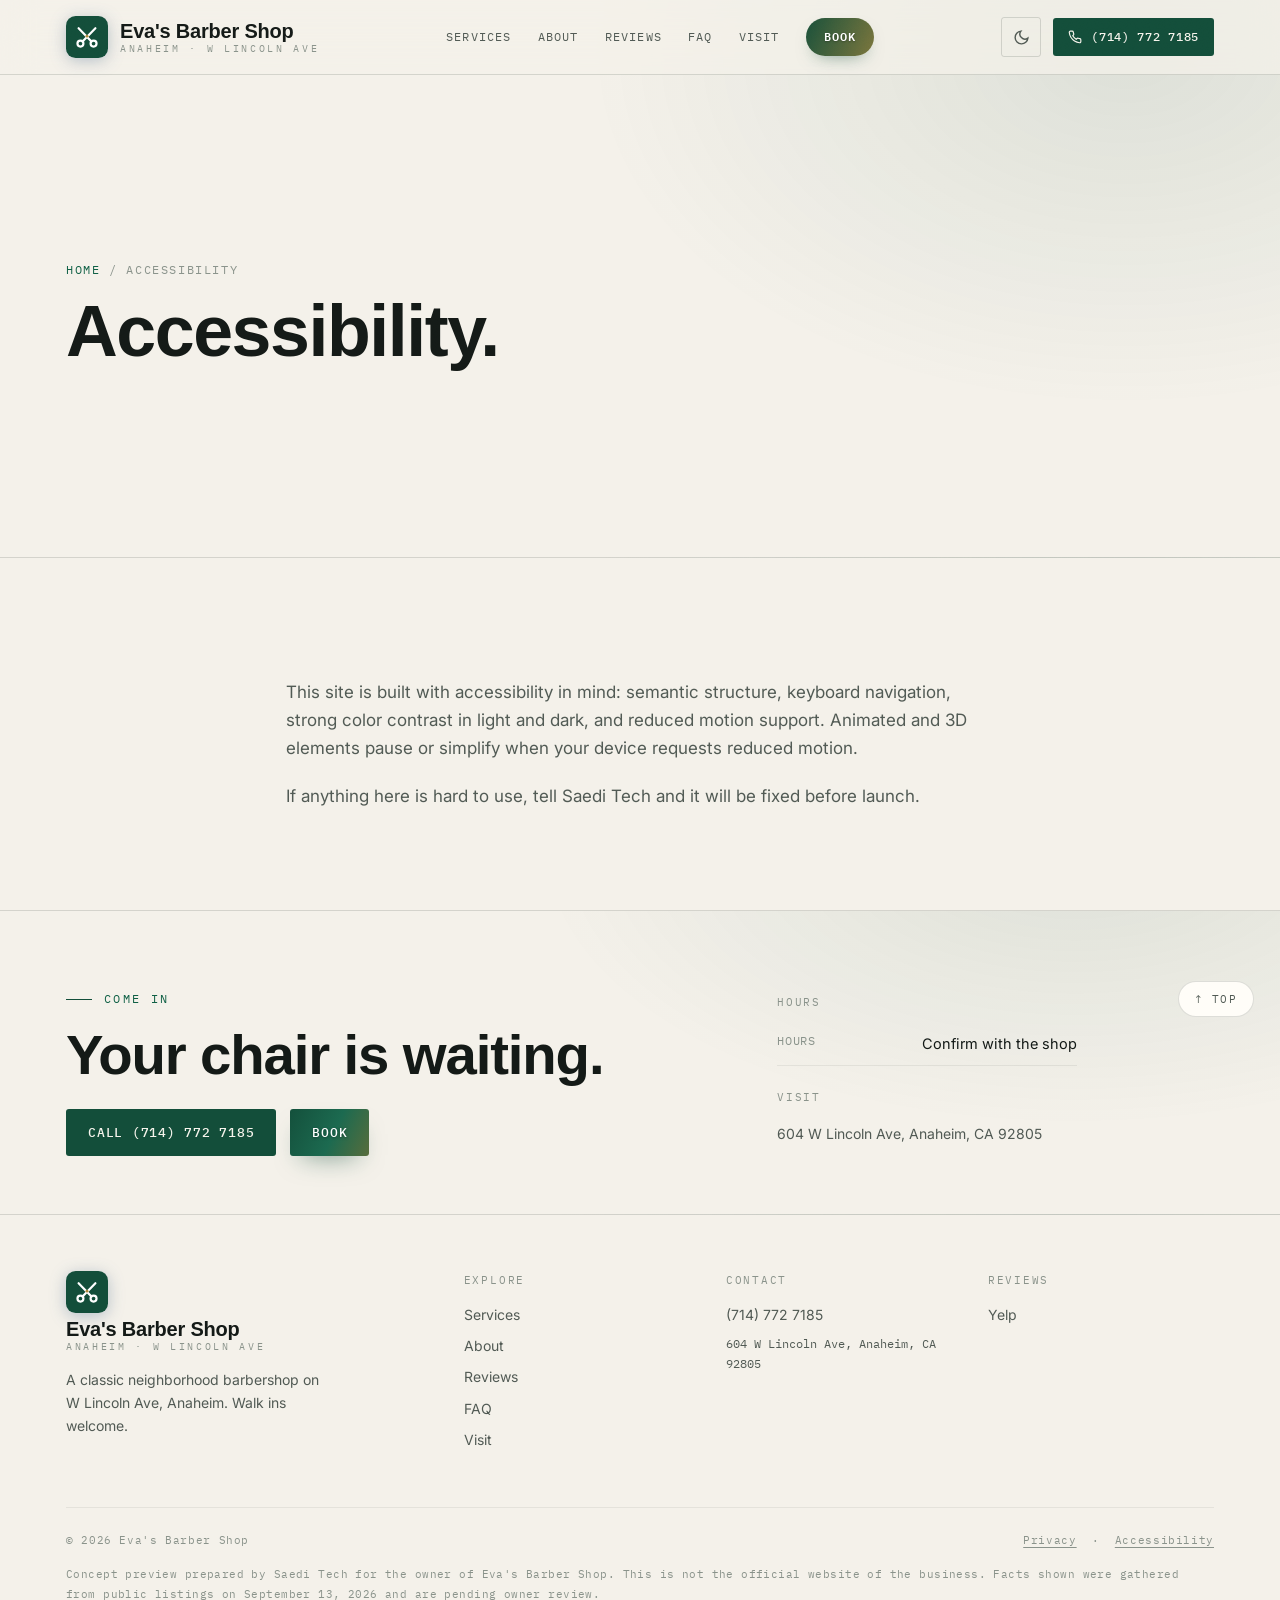
<file: accessibility.html>
<!doctype html>
<html lang="en">
<head>
<meta charset="utf-8" />
<meta name="viewport" content="width=device-width, initial-scale=1" />
<meta name="robots" content="noindex, nofollow" />
<title>Accessibility · Eva's Barber Shop</title>
<meta name="description" content="Accessibility statement for the Eva's Barber Shop website." />
<meta property="og:title" content="Accessibility · Eva's Barber Shop" /><meta property="og:type" content="website" />
<link rel="icon" href="data:image/svg+xml,%3Csvg xmlns='http://www.w3.org/2000/svg' viewBox='0 0 48 48'%3E%3Crect width='48' height='48' rx='11' fill='%23134e3a'/%3E%3Cg fill='none' stroke='%23fff' stroke-width='2.5' stroke-linecap='round' stroke-linejoin='round'%3E%3Ccircle cx='16.5' cy='31.5' r='3.4'/%3E%3Ccircle cx='31.5' cy='31.5' r='3.4'/%3E%3Cpath d='M18.9 29.1 33.6 14'/%3E%3Cpath d='M29.1 29.1 14.4 14'/%3E%3C/g%3E%3Ccircle cx='24' cy='23' r='1.7' fill='%23b08a3e'/%3E%3C/svg%3E">
<link rel="preconnect" href="https://fonts.googleapis.com"><link rel="preconnect" href="https://fonts.gstatic.com" crossorigin>
<link href="https://fonts.googleapis.com/css2?family=Oswald:wght@500;600;700&family=Inter:wght@400;500;600&family=IBM+Plex+Mono:wght@400;500&display=swap" rel="stylesheet">
<link rel="stylesheet" href="assets/site.css">
<script type="importmap">{ "imports": { "three": "https://unpkg.com/three@0.160.0/build/three.module.js", "three/": "https://unpkg.com/three@0.160.0/" } }</script>

</head>
<body>
<a class="skip" href="#main">Skip to content</a>
<header class="sitehead" id="sitehead">
<nav class="top" aria-label="Main">
  <div class="wrap navin">
    <a class="logo" href="index.html" aria-label="Eva's Barber Shop, home"><svg class="emblem" viewBox="0 0 48 48" aria-hidden="true"><rect width="48" height="48" rx="11" fill="var(--indigo)"/><g fill='none' stroke='#fff' stroke-width='2.5' stroke-linecap='round' stroke-linejoin='round'><circle cx='16.5' cy='31.5' r='3.4'/><circle cx='31.5' cy='31.5' r='3.4'/><path d='M18.9 29.1 33.6 14'/><path d='M29.1 29.1 14.4 14'/></g><circle cx='24' cy='23' r='1.7' fill='var(--shu)'/></svg><span class="wm"><span class="n">Eva's Barber Shop</span><span class="s">Anaheim · W Lincoln Ave</span></span></a>
    <div class="navlinks"><a href="services.html">Services</a><a href="about.html">About</a><a href="reviews.html">Reviews</a><a href="faq.html">FAQ</a><a href="visit.html">Visit</a><a href="index.html#book">Book</a></div>
    <div class="navright">
      <button class="tgl" id="themeTgl" aria-label="Switch between day and night theme" aria-pressed="false"><svg id="icMoon" viewBox="0 0 24 24" fill="none" stroke="currentColor" stroke-width="2" stroke-linecap="round"><path d="M21 12.8A9 9 0 1 1 11.2 3a7 7 0 0 0 9.8 9.8z"/></svg><svg id="icSun" viewBox="0 0 24 24" fill="none" stroke="currentColor" stroke-width="2" stroke-linecap="round" style="display:none"><circle cx="12" cy="12" r="4"/><path d="M12 2v2M12 20v2M4.9 4.9l1.4 1.4M17.7 17.7l1.4 1.4M2 12h2M20 12h2M4.9 19.1l1.4-1.4M17.7 6.3l1.4-1.4"/></svg></button>
      <a class="btn btn-fill btn-sm" href="tel:+17147727185"><svg width="14" height="14" viewBox="0 0 24 24" fill="none" stroke="currentColor" stroke-width="2" stroke-linecap="round" aria-hidden="true"><path d="M22 16.9v3a2 2 0 0 1-2.2 2 19.8 19.8 0 0 1-8.6-3 19.5 19.5 0 0 1-6-6 19.8 19.8 0 0 1-3-8.7A2 2 0 0 1 4.1 2h3a2 2 0 0 1 2 1.7c.13 1 .36 1.9.7 2.8a2 2 0 0 1-.45 2.1L8.1 9.9a16 16 0 0 0 6 6l1.3-1.3a2 2 0 0 1 2.1-.45c.9.34 1.8.57 2.8.7A2 2 0 0 1 22 16.9z"/></svg><span class="lbl">(714) 772 7185</span></a>
      <button class="burger" id="burger" aria-label="Open menu"><svg viewBox="0 0 24 24" fill="none" stroke="currentColor" stroke-width="2" stroke-linecap="round"><path d="M3 6h18M3 12h18M3 18h18"/></svg></button>
    </div>
  </div>
</nav>
</header>
<div class="mmenu" id="mmenu" aria-label="Menu">
  <button class="mclose" id="mclose" aria-label="Close menu">✕</button>
  <a href="services.html">Services</a><a href="about.html">About</a><a href="reviews.html">Reviews</a><a href="faq.html">FAQ</a><a href="visit.html">Visit</a><a href="tel:+17147727185">Call the shop</a>
</div>
<header class="page-hero"><div class="wrap"><p class="crumb"><a href="index.html">Home</a> / Accessibility</p><h1 class="ph">Accessibility.</h1><p class="pl"></p></div></header><main id="main"><section><div class="wrap narrow prose"><p class="up">This site is built with accessibility in mind: semantic structure, keyboard navigation, strong color contrast in light and dark, and reduced motion support. Animated and 3D elements pause or simplify when your device requests reduced motion.</p><p class="up">If anything here is hard to use, tell Saedi Tech and it will be fixed before launch.</p></div></section></main><footer>
  <button class="backtop" id="backtop" aria-label="Back to top">↑ Top</button>
  <div class="foot-hero"><div class="wrap"><div class="foot-top">
    <div class="foot-cta"><p class="kick">Come in</p><h2>Your chair is waiting.</h2><div class="cta"><a class="btn btn-fill" href="tel:+17147727185">Call (714) 772 7185</a><a class="btn btn-book" href="index.html#book">Book</a></div></div>
    <div class="foot-hours"><p class="ft">Hours</p><div class="hrow"><span>Hours</span><span>Confirm with the shop</span></div><p class="ft" style="margin-top:22px">Visit</p><p class="addr">604 W Lincoln Ave, Anaheim, CA 92805</p></div>
  </div></div></div>
  <div class="wrap foot-main">
    <div class="fgrid">
      <div class="fbrand"><a class="logo" href="index.html" aria-label="Eva's Barber Shop, home"><svg class="emblem" viewBox="0 0 48 48" aria-hidden="true"><rect width="48" height="48" rx="11" fill="var(--indigo)"/><g fill='none' stroke='#fff' stroke-width='2.5' stroke-linecap='round' stroke-linejoin='round'><circle cx='16.5' cy='31.5' r='3.4'/><circle cx='31.5' cy='31.5' r='3.4'/><path d='M18.9 29.1 33.6 14'/><path d='M29.1 29.1 14.4 14'/></g><circle cx='24' cy='23' r='1.7' fill='var(--shu)'/></svg><span class="wm"><span class="n">Eva's Barber Shop</span><span class="s">Anaheim · W Lincoln Ave</span></span></a><p>A classic neighborhood barbershop on W Lincoln Ave, Anaheim. Walk ins welcome.</p></div>
      <div class="fcol"><p class="ft">Explore</p><a href="services.html">Services</a><a href="about.html">About</a><a href="reviews.html">Reviews</a><a href="faq.html">FAQ</a><a href="visit.html">Visit</a></div>
      <div class="fcol"><p class="ft">Contact</p><a href="tel:+17147727185">(714) 772 7185</a><p class="mono" style="font-size:12px">604 W Lincoln Ave, Anaheim, CA 92805</p></div>
      <div class="fcol"><p class="ft">Reviews</p><a href="https://www.yelp.com/biz/evas-barber-shop-anaheim" target="_blank" rel="noopener">Yelp</a></div>
    </div>
    <div class="legal"><span>© 2026 Eva's Barber Shop</span><span><a href="privacy.html">Privacy</a> &nbsp;·&nbsp; <a href="accessibility.html">Accessibility</a></span></div>
    <p class="preview-note">Concept preview prepared by Saedi Tech for the owner of Eva's Barber Shop. This is not the official website of the business. Facts shown were gathered from public listings on September 13, 2026 and are pending owner review.</p>
  </div>
</footer>
<div class="callbar" role="navigation" aria-label="Quick actions">
  <a class="c1" href="tel:+17147727185"><svg width="14" height="14" viewBox="0 0 24 24" fill="none" stroke="currentColor" stroke-width="2" stroke-linecap="round" aria-hidden="true"><path d="M22 16.9v3a2 2 0 0 1-2.2 2 19.8 19.8 0 0 1-8.6-3 19.5 19.5 0 0 1-6-6 19.8 19.8 0 0 1-3-8.7A2 2 0 0 1 4.1 2h3a2 2 0 0 1 2 1.7c.13 1 .36 1.9.7 2.8a2 2 0 0 1-.45 2.1L8.1 9.9a16 16 0 0 0 6 6l1.3-1.3a2 2 0 0 1 2.1-.45c.9.34 1.8.57 2.8.7A2 2 0 0 1 22 16.9z"/></svg>Call the shop</a>
  <a class="c2" href="visit.html">Directions</a>
</div>
<script src="assets/app.js" defer></script>
</body>
</html>
</file>
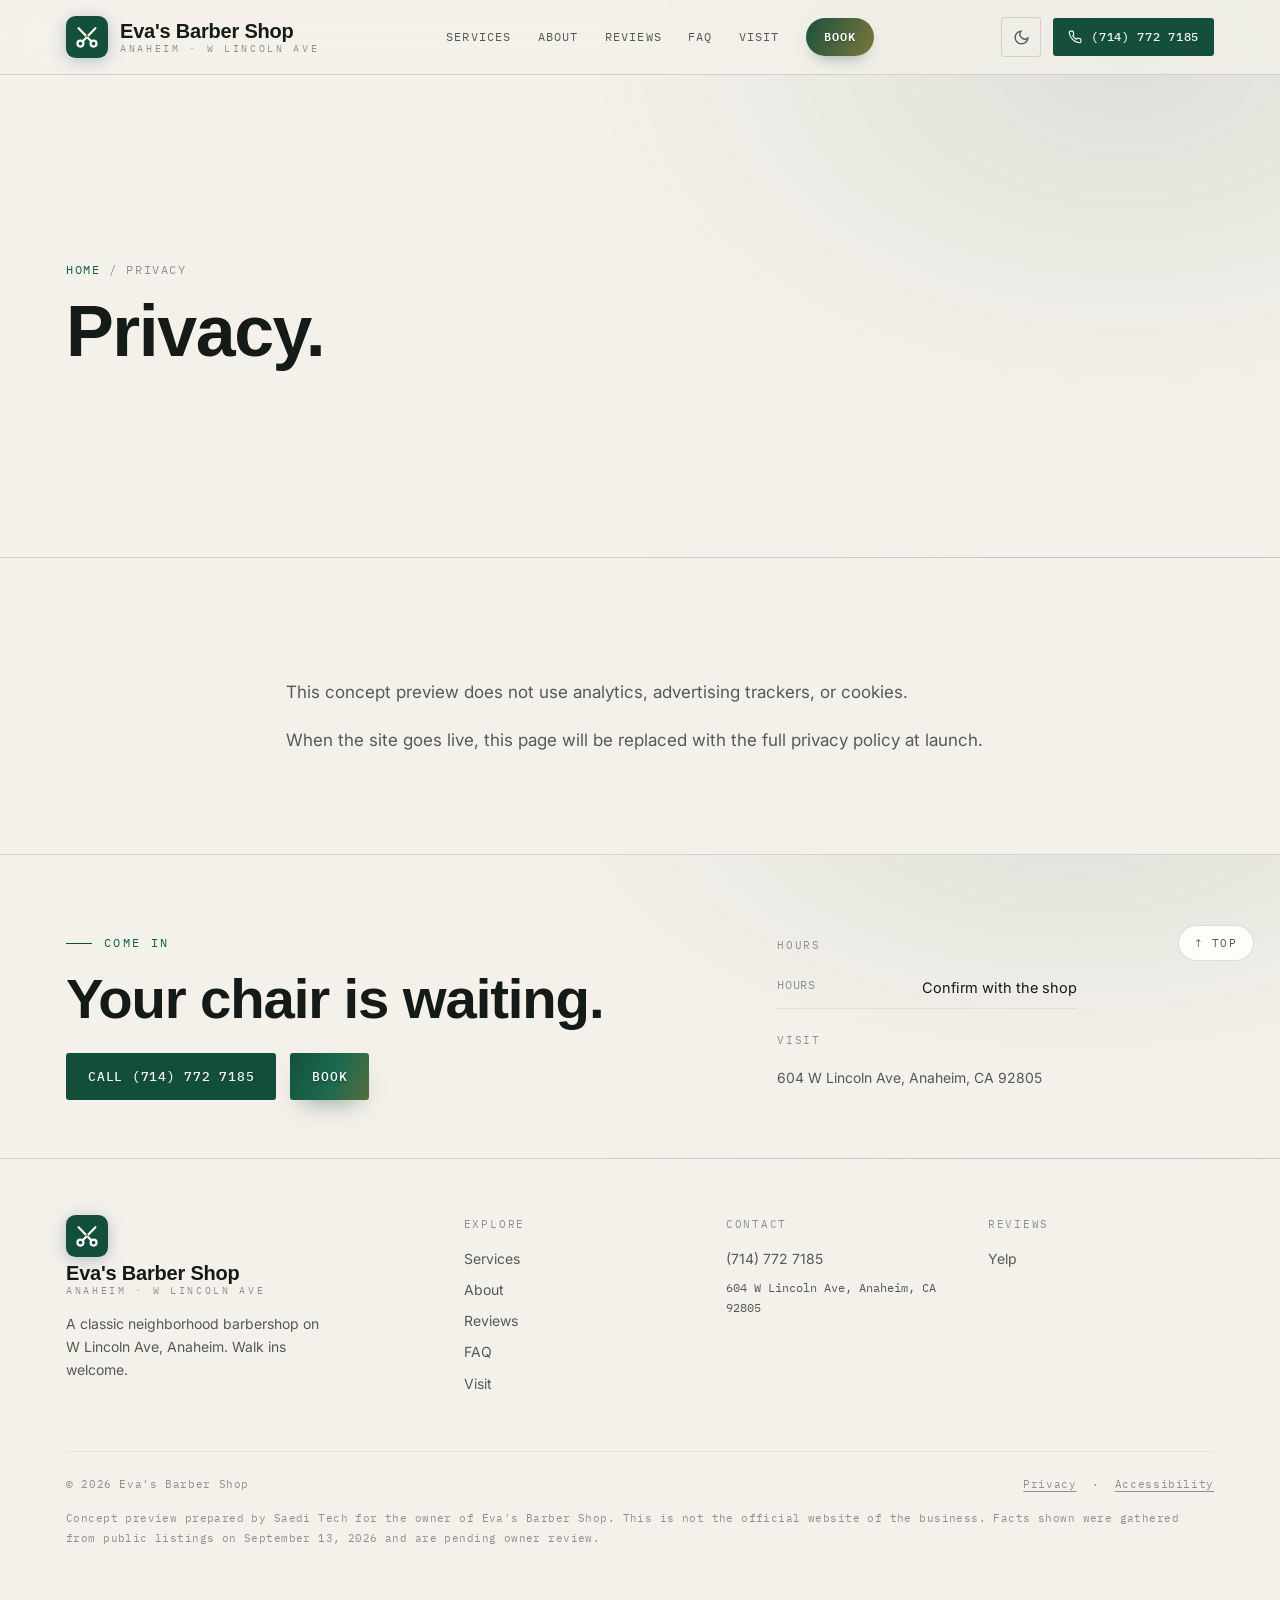
<file: privacy.html>
<!doctype html>
<html lang="en">
<head>
<meta charset="utf-8" />
<meta name="viewport" content="width=device-width, initial-scale=1" />
<meta name="robots" content="noindex, nofollow" />
<title>Privacy · Eva's Barber Shop</title>
<meta name="description" content="Privacy information for the Eva's Barber Shop website." />
<meta property="og:title" content="Privacy · Eva's Barber Shop" /><meta property="og:type" content="website" />
<link rel="icon" href="data:image/svg+xml,%3Csvg xmlns='http://www.w3.org/2000/svg' viewBox='0 0 48 48'%3E%3Crect width='48' height='48' rx='11' fill='%23134e3a'/%3E%3Cg fill='none' stroke='%23fff' stroke-width='2.5' stroke-linecap='round' stroke-linejoin='round'%3E%3Ccircle cx='16.5' cy='31.5' r='3.4'/%3E%3Ccircle cx='31.5' cy='31.5' r='3.4'/%3E%3Cpath d='M18.9 29.1 33.6 14'/%3E%3Cpath d='M29.1 29.1 14.4 14'/%3E%3C/g%3E%3Ccircle cx='24' cy='23' r='1.7' fill='%23b08a3e'/%3E%3C/svg%3E">
<link rel="preconnect" href="https://fonts.googleapis.com"><link rel="preconnect" href="https://fonts.gstatic.com" crossorigin>
<link href="https://fonts.googleapis.com/css2?family=Oswald:wght@500;600;700&family=Inter:wght@400;500;600&family=IBM+Plex+Mono:wght@400;500&display=swap" rel="stylesheet">
<link rel="stylesheet" href="assets/site.css">
<script type="importmap">{ "imports": { "three": "https://unpkg.com/three@0.160.0/build/three.module.js", "three/": "https://unpkg.com/three@0.160.0/" } }</script>

</head>
<body>
<a class="skip" href="#main">Skip to content</a>
<header class="sitehead" id="sitehead">
<nav class="top" aria-label="Main">
  <div class="wrap navin">
    <a class="logo" href="index.html" aria-label="Eva's Barber Shop, home"><svg class="emblem" viewBox="0 0 48 48" aria-hidden="true"><rect width="48" height="48" rx="11" fill="var(--indigo)"/><g fill='none' stroke='#fff' stroke-width='2.5' stroke-linecap='round' stroke-linejoin='round'><circle cx='16.5' cy='31.5' r='3.4'/><circle cx='31.5' cy='31.5' r='3.4'/><path d='M18.9 29.1 33.6 14'/><path d='M29.1 29.1 14.4 14'/></g><circle cx='24' cy='23' r='1.7' fill='var(--shu)'/></svg><span class="wm"><span class="n">Eva's Barber Shop</span><span class="s">Anaheim · W Lincoln Ave</span></span></a>
    <div class="navlinks"><a href="services.html">Services</a><a href="about.html">About</a><a href="reviews.html">Reviews</a><a href="faq.html">FAQ</a><a href="visit.html">Visit</a><a href="index.html#book">Book</a></div>
    <div class="navright">
      <button class="tgl" id="themeTgl" aria-label="Switch between day and night theme" aria-pressed="false"><svg id="icMoon" viewBox="0 0 24 24" fill="none" stroke="currentColor" stroke-width="2" stroke-linecap="round"><path d="M21 12.8A9 9 0 1 1 11.2 3a7 7 0 0 0 9.8 9.8z"/></svg><svg id="icSun" viewBox="0 0 24 24" fill="none" stroke="currentColor" stroke-width="2" stroke-linecap="round" style="display:none"><circle cx="12" cy="12" r="4"/><path d="M12 2v2M12 20v2M4.9 4.9l1.4 1.4M17.7 17.7l1.4 1.4M2 12h2M20 12h2M4.9 19.1l1.4-1.4M17.7 6.3l1.4-1.4"/></svg></button>
      <a class="btn btn-fill btn-sm" href="tel:+17147727185"><svg width="14" height="14" viewBox="0 0 24 24" fill="none" stroke="currentColor" stroke-width="2" stroke-linecap="round" aria-hidden="true"><path d="M22 16.9v3a2 2 0 0 1-2.2 2 19.8 19.8 0 0 1-8.6-3 19.5 19.5 0 0 1-6-6 19.8 19.8 0 0 1-3-8.7A2 2 0 0 1 4.1 2h3a2 2 0 0 1 2 1.7c.13 1 .36 1.9.7 2.8a2 2 0 0 1-.45 2.1L8.1 9.9a16 16 0 0 0 6 6l1.3-1.3a2 2 0 0 1 2.1-.45c.9.34 1.8.57 2.8.7A2 2 0 0 1 22 16.9z"/></svg><span class="lbl">(714) 772 7185</span></a>
      <button class="burger" id="burger" aria-label="Open menu"><svg viewBox="0 0 24 24" fill="none" stroke="currentColor" stroke-width="2" stroke-linecap="round"><path d="M3 6h18M3 12h18M3 18h18"/></svg></button>
    </div>
  </div>
</nav>
</header>
<div class="mmenu" id="mmenu" aria-label="Menu">
  <button class="mclose" id="mclose" aria-label="Close menu">✕</button>
  <a href="services.html">Services</a><a href="about.html">About</a><a href="reviews.html">Reviews</a><a href="faq.html">FAQ</a><a href="visit.html">Visit</a><a href="tel:+17147727185">Call the shop</a>
</div>
<header class="page-hero"><div class="wrap"><p class="crumb"><a href="index.html">Home</a> / Privacy</p><h1 class="ph">Privacy.</h1><p class="pl"></p></div></header><main id="main"><section><div class="wrap narrow prose"><p class="up">This concept preview does not use analytics, advertising trackers, or cookies.</p><p class="up">When the site goes live, this page will be replaced with the full privacy policy at launch.</p></div></section></main><footer>
  <button class="backtop" id="backtop" aria-label="Back to top">↑ Top</button>
  <div class="foot-hero"><div class="wrap"><div class="foot-top">
    <div class="foot-cta"><p class="kick">Come in</p><h2>Your chair is waiting.</h2><div class="cta"><a class="btn btn-fill" href="tel:+17147727185">Call (714) 772 7185</a><a class="btn btn-book" href="index.html#book">Book</a></div></div>
    <div class="foot-hours"><p class="ft">Hours</p><div class="hrow"><span>Hours</span><span>Confirm with the shop</span></div><p class="ft" style="margin-top:22px">Visit</p><p class="addr">604 W Lincoln Ave, Anaheim, CA 92805</p></div>
  </div></div></div>
  <div class="wrap foot-main">
    <div class="fgrid">
      <div class="fbrand"><a class="logo" href="index.html" aria-label="Eva's Barber Shop, home"><svg class="emblem" viewBox="0 0 48 48" aria-hidden="true"><rect width="48" height="48" rx="11" fill="var(--indigo)"/><g fill='none' stroke='#fff' stroke-width='2.5' stroke-linecap='round' stroke-linejoin='round'><circle cx='16.5' cy='31.5' r='3.4'/><circle cx='31.5' cy='31.5' r='3.4'/><path d='M18.9 29.1 33.6 14'/><path d='M29.1 29.1 14.4 14'/></g><circle cx='24' cy='23' r='1.7' fill='var(--shu)'/></svg><span class="wm"><span class="n">Eva's Barber Shop</span><span class="s">Anaheim · W Lincoln Ave</span></span></a><p>A classic neighborhood barbershop on W Lincoln Ave, Anaheim. Walk ins welcome.</p></div>
      <div class="fcol"><p class="ft">Explore</p><a href="services.html">Services</a><a href="about.html">About</a><a href="reviews.html">Reviews</a><a href="faq.html">FAQ</a><a href="visit.html">Visit</a></div>
      <div class="fcol"><p class="ft">Contact</p><a href="tel:+17147727185">(714) 772 7185</a><p class="mono" style="font-size:12px">604 W Lincoln Ave, Anaheim, CA 92805</p></div>
      <div class="fcol"><p class="ft">Reviews</p><a href="https://www.yelp.com/biz/evas-barber-shop-anaheim" target="_blank" rel="noopener">Yelp</a></div>
    </div>
    <div class="legal"><span>© 2026 Eva's Barber Shop</span><span><a href="privacy.html">Privacy</a> &nbsp;·&nbsp; <a href="accessibility.html">Accessibility</a></span></div>
    <p class="preview-note">Concept preview prepared by Saedi Tech for the owner of Eva's Barber Shop. This is not the official website of the business. Facts shown were gathered from public listings on September 13, 2026 and are pending owner review.</p>
  </div>
</footer>
<div class="callbar" role="navigation" aria-label="Quick actions">
  <a class="c1" href="tel:+17147727185"><svg width="14" height="14" viewBox="0 0 24 24" fill="none" stroke="currentColor" stroke-width="2" stroke-linecap="round" aria-hidden="true"><path d="M22 16.9v3a2 2 0 0 1-2.2 2 19.8 19.8 0 0 1-8.6-3 19.5 19.5 0 0 1-6-6 19.8 19.8 0 0 1-3-8.7A2 2 0 0 1 4.1 2h3a2 2 0 0 1 2 1.7c.13 1 .36 1.9.7 2.8a2 2 0 0 1-.45 2.1L8.1 9.9a16 16 0 0 0 6 6l1.3-1.3a2 2 0 0 1 2.1-.45c.9.34 1.8.57 2.8.7A2 2 0 0 1 22 16.9z"/></svg>Call the shop</a>
  <a class="c2" href="visit.html">Directions</a>
</div>
<script src="assets/app.js" defer></script>
</body>
</html>
</file>
<file: assets/site.css>
/* Hiro's Auto Repair — shared design system (Saedi Tech concept preview) */
:root{
  --bg:#f4f1ea; --bg2:#eae5d9; --card:#fffdf8; --card2:#f6f2e8;
  --line:rgba(20,30,26,.14); --line2:rgba(20,30,26,.07);
  --text:#141a17; --muted:#515a54; --faint:#8a938b;
  --indigo:#134e3a; --indigo-2:#1c6a50; --indigo-tx:#0f6045; --indigo-soft:rgba(19,78,58,.1);
  --shu:#b08a3e; --shu-tx:#916f28; --gold:#b08a3e;
  --nav-bg:rgba(244,241,234,.72); --chip-bg:rgba(255,255,255,.6); --btn-tx:#f6f4ec;
  --hero-a:rgba(19,78,58,.13); --hero-b:rgba(176,138,62,.1); --grain:.035;
  --map-filter:saturate(.9) contrast(1.02); --ease:cubic-bezier(.16,1,.3,1);
}
:root[data-theme="night"]{
  --bg:#0b1310; --bg2:#0f1a15; --card:#111c17; --card2:#0e1813;
  --line:rgba(225,235,228,.12); --line2:rgba(225,235,228,.06);
  --text:#e9f0eb; --muted:#a4b0a8; --faint:#6e7a72;
  --indigo:#2f8a68; --indigo-2:#3fa87e; --indigo-tx:#4fb890; --indigo-soft:rgba(47,120,90,.14);
  --shu:#cba24e; --shu-tx:#d7b768; --gold:#cba24e;
  --nav-bg:rgba(8,11,16,.66); --chip-bg:rgba(16,21,29,.5); --btn-tx:#0b1310;
  --hero-a:rgba(47,120,90,.2); --hero-b:rgba(203,162,78,.14); --grain:.06;
  --map-filter:grayscale(1) invert(.92) contrast(.9) hue-rotate(180deg);
}
*{margin:0;padding:0;box-sizing:border-box}
html{scroll-behavior:smooth}
@media (prefers-reduced-motion:reduce){html{scroll-behavior:auto}}
body{background:var(--bg);color:var(--text);font-family:'Inter',system-ui,sans-serif;font-size:16px;line-height:1.65;-webkit-font-smoothing:antialiased;transition:background .5s,color .5s;overflow-x:hidden}
::selection{background:var(--indigo);color:var(--btn-tx)}
img,svg{max-width:100%}a{color:inherit}
.jp{font-family:'Noto Sans JP','Inter',sans-serif}
.mono{font-family:'IBM Plex Mono',monospace}
.wrap{max-width:1200px;margin:0 auto;padding:0 26px}
.narrow{max-width:900px}
.skip{position:absolute;left:-9999px;top:0;background:var(--indigo);color:var(--btn-tx);padding:10px 18px;z-index:200;font-weight:600}
.skip:focus{left:12px;top:12px}
:focus-visible{outline:2px solid var(--indigo);outline-offset:3px;border-radius:2px}
body::after{content:"";position:fixed;inset:0;z-index:300;pointer-events:none;opacity:var(--grain);mix-blend-mode:overlay;background-image:url("data:image/svg+xml,%3Csvg xmlns='http://www.w3.org/2000/svg' width='120' height='120'%3E%3Cfilter id='n'%3E%3CfeTurbulence type='fractalNoise' baseFrequency='.85' numOctaves='2'/%3E%3C/filter%3E%3Crect width='100%25' height='100%25' filter='url(%23n)'/%3E%3C/svg%3E")}

/* logo */
.logo{display:flex;align-items:center;gap:12px;text-decoration:none}
.logo .emblem{width:42px;height:42px;flex:none;filter:drop-shadow(0 3px 8px rgba(23,63,115,.28))}
.logo .wm{display:flex;flex-direction:column;line-height:1}
.logo .wm .n{font-family:'Archivo',sans-serif;font-weight:800;font-size:20px;letter-spacing:-.01em;color:var(--text)}
.logo .wm .s{font-family:'IBM Plex Mono',monospace;font-size:9.5px;letter-spacing:.28em;text-transform:uppercase;color:var(--faint);margin-top:3px}
.logo .wm .s b{color:var(--shu-tx);font-weight:500}

/* header (top bar + nav) */
.sitehead{position:fixed;top:0;left:0;right:0;z-index:100}
.topbar{background:var(--indigo);color:#eaf0f8;height:40px;overflow:hidden;transition:height .35s var(--ease),opacity .3s}
.topbar .tbin{display:flex;align-items:center;justify-content:space-between;height:40px;font-family:'IBM Plex Mono',monospace;font-size:11px;letter-spacing:.11em;text-transform:uppercase}
.topbar .tb-l{color:rgba(234,240,248,.85)}.topbar .tb-l b{color:#ec8a72;font-weight:500}
.topbar .tb-r{display:flex;align-items:center;gap:16px;color:rgba(234,240,248,.85)}
.topbar .tb-r a{color:#fff;text-decoration:none}.topbar .tb-r a:hover{color:#ec8a72}
.topbar .dot2{width:5px;height:5px;border-radius:50%;background:rgba(255,255,255,.4)}
nav.top{position:relative;background:var(--nav-bg);backdrop-filter:blur(18px) saturate(1.4);-webkit-backdrop-filter:blur(18px) saturate(1.4);border-bottom:1px solid var(--line);transition:box-shadow .35s,background .35s}
.sitehead.scrolled .topbar{height:0;opacity:0}
.sitehead.scrolled nav.top{box-shadow:0 12px 34px -18px rgba(8,11,16,.5)}
.navin{display:flex;align-items:center;justify-content:space-between;height:74px;gap:18px}
@media (max-width:768px){.topbar{display:none}}
.navlinks{display:flex;gap:26px;align-items:center}
.navlinks a{font-family:'IBM Plex Mono',monospace;font-size:12px;letter-spacing:.1em;text-transform:uppercase;text-decoration:none;color:var(--muted);transition:color .25s;position:relative}
.navlinks a[aria-current="page"]{color:var(--text)}
.navlinks a::after{content:"";position:absolute;left:0;bottom:-6px;width:0;height:1.5px;background:var(--shu);transition:width .3s var(--ease)}
.navlinks a:hover::after,.navlinks a[aria-current="page"]::after{width:100%}
.navlinks a:hover{color:var(--text)}
.navright{display:flex;align-items:center;gap:12px}
.btn{display:inline-flex;align-items:center;justify-content:center;gap:9px;font-family:'IBM Plex Mono',monospace;font-size:12.5px;letter-spacing:.06em;text-transform:uppercase;font-weight:500;padding:13px 22px;border-radius:3px;text-decoration:none;border:none;cursor:pointer;transition:transform .35s var(--ease),box-shadow .35s,background .35s,color .35s}
.btn-fill{background:var(--indigo);color:var(--btn-tx)}
.btn-fill:hover{transform:translateY(-2px);box-shadow:0 14px 38px -12px var(--indigo)}
.btn-line{background:transparent;color:var(--text);border:1px solid var(--line)}
.btn-line:hover{border-color:var(--indigo);color:var(--indigo-tx)}
.btn-sm{padding:10px 15px;font-size:11.5px}
.tgl,.burger{width:40px;height:40px;border-radius:3px;border:1px solid var(--line);background:transparent;color:var(--muted);display:grid;place-items:center;cursor:pointer;transition:color .3s,border-color .3s}
.tgl:hover,.burger:hover{color:var(--indigo-tx);border-color:var(--indigo)}
.tgl svg{width:17px;height:17px}.burger{display:none}.burger svg{width:20px;height:20px}
@media (max-width:940px){.navlinks{display:none}.burger{display:grid}}
@media (max-width:560px){.logo .wm .s{display:none}.navright .btn span.lbl{display:none}}
/* mobile menu */
.mmenu{position:fixed;inset:0;z-index:150;background:var(--bg);transform:translateY(-100%);visibility:hidden;opacity:0;transition:transform .45s var(--ease),opacity .35s,visibility .35s;display:flex;flex-direction:column;padding:96px 26px 40px;overflow-y:auto}
.mmenu.open{transform:none;visibility:visible;opacity:1}
.mmenu a{font-family:'Archivo',sans-serif;font-weight:700;font-size:30px;text-decoration:none;color:var(--text);padding:16px 0;border-bottom:1px solid var(--line)}
.mmenu a:hover{color:var(--indigo-tx)}
.mclose{position:absolute;top:22px;right:22px;width:40px;height:40px;border:1px solid var(--line);border-radius:3px;background:transparent;color:var(--text);cursor:pointer;font-size:20px}

/* generic hero for home */
header.hero{position:relative;min-height:100svh;overflow:hidden}
.sticky{position:relative;min-height:100svh;overflow:hidden;display:flex;align-items:center;padding:90px 0 44px}
/* scroll-driven exploded 3D hero */
header.hero.scroll3d{height:340vh;min-height:0;overflow:visible}
header.hero.scroll3d .sticky{position:sticky;top:0;height:100svh;min-height:0;padding:0}
.callouts{position:absolute;z-index:2;top:50%;left:26px;transform:translateY(-50%);max-width:360px;opacity:0;pointer-events:none;will-change:opacity}
.callouts h3{font-family:'Archivo',sans-serif;font-weight:800;font-size:clamp(26px,3.2vw,40px);letter-spacing:-.02em;line-height:1.02;margin-bottom:18px}
.callout{display:flex;gap:14px;align-items:flex-start;padding:12px 0;border-top:1px solid var(--line)}
.callout .cn{font-family:'IBM Plex Mono',monospace;font-size:11px;color:var(--shu-tx);letter-spacing:.1em;padding-top:3px;min-width:24px}
.callout .cx b{font-family:'Archivo',sans-serif;font-weight:700;font-size:16px;display:block;margin-bottom:2px}
.callout .cx span{font-size:13px;color:var(--muted)}
.hprog{position:absolute;left:0;right:0;bottom:0;height:2px;background:var(--line2);z-index:5}
.hprog i{display:block;height:100%;width:0;background:linear-gradient(90deg,var(--indigo),var(--shu))}
@media (max-width:940px){header.hero.scroll3d{height:280vh}header.hero.scroll3d .sticky{align-items:flex-start}.hero-copy{padding-top:100px}.callouts{left:26px;right:26px;max-width:none;top:40%}}
@media (prefers-reduced-motion:reduce){header.hero.scroll3d{height:auto;min-height:100svh}header.hero.scroll3d .sticky{position:relative}.callouts{display:none}.hprog{display:none}}
.hero-bg{position:absolute;inset:0;z-index:0;background:radial-gradient(60% 55% at 74% 38%,var(--hero-a),transparent 70%),radial-gradient(50% 45% at 12% 92%,var(--hero-b),transparent 70%),var(--bg)}
#gl{position:absolute;inset:0;z-index:1;width:100%;height:100%;display:block;touch-action:pan-y;cursor:grab}#gl:active{cursor:grabbing}
.hero-fb{position:absolute;z-index:1;right:6%;top:50%;transform:translateY(-50%);width:min(42vw,460px);aspect-ratio:1;border-radius:50%;background:radial-gradient(circle at 40% 35%,#2b3a52,#0c1119 70%);box-shadow:0 40px 120px -30px rgba(23,63,115,.6);display:none}
.herogrid{position:relative;z-index:2;width:100%}
.hero-copy{max-width:600px}
.tag{display:inline-flex;align-items:center;gap:12px;font-family:'IBM Plex Mono',monospace;font-size:11.5px;letter-spacing:.22em;text-transform:uppercase;color:var(--indigo-tx);margin-bottom:26px;padding:8px 14px;border:1px solid var(--line);border-radius:40px;background:var(--chip-bg);backdrop-filter:blur(6px)}
.tag .dot{width:7px;height:7px;border-radius:50%;background:var(--shu);box-shadow:0 0 0 4px rgba(201,75,46,.18)}
h1{font-family:'Archivo',sans-serif;font-weight:800;font-size:clamp(46px,7vw,92px);line-height:.98;letter-spacing:-.025em;color:var(--text)}
h1 .in{background:linear-gradient(120deg,var(--indigo-2),var(--shu));-webkit-background-clip:text;background-clip:text;color:transparent}
.hero p.lede{font-size:clamp(16px,1.5vw,19px);color:var(--muted);max-width:500px;margin:26px 0 34px}
.cta{display:flex;gap:14px;flex-wrap:wrap}
.chips{display:flex;gap:8px;flex-wrap:wrap;margin-top:34px}
.chip{font-family:'IBM Plex Mono',monospace;font-size:11px;letter-spacing:.06em;text-transform:uppercase;color:var(--muted);border:1px solid var(--line);background:var(--chip-bg);border-radius:40px;padding:8px 14px;backdrop-filter:blur(6px)}
.badge3d{position:absolute;right:6%;bottom:12%;z-index:3;background:var(--card);border:1px solid var(--line);border-radius:6px;padding:14px 18px;box-shadow:0 20px 50px -24px rgba(18,22,28,.4);display:flex;align-items:center;gap:14px}
.badge3d .rt{font-family:'Archivo',sans-serif;font-weight:800;font-size:26px;line-height:1}
.badge3d .rl{font-family:'IBM Plex Mono',monospace;font-size:10px;letter-spacing:.12em;text-transform:uppercase;color:var(--faint)}
.badge3d .star{color:var(--shu)}
.grab{position:absolute;z-index:4;right:6%;top:15%;display:flex;align-items:center;gap:8px;font-family:'IBM Plex Mono',monospace;font-size:10px;letter-spacing:.18em;text-transform:uppercase;color:var(--faint)}
.cue{position:absolute;bottom:34px;left:50%;transform:translateX(-50%);z-index:4;display:flex;flex-direction:column;align-items:center;gap:8px;color:var(--faint);font-family:'IBM Plex Mono',monospace;font-size:10px;letter-spacing:.22em;text-transform:uppercase}
.cue .bar{width:1px;height:34px;background:linear-gradient(var(--faint),transparent);animation:drop 2.4s var(--ease) infinite}
@keyframes drop{0%{transform:scaleY(0);transform-origin:top}45%{transform:scaleY(1);transform-origin:top}55%{transform:scaleY(1);transform-origin:bottom}100%{transform:scaleY(0);transform-origin:bottom}}
@media (prefers-reduced-motion:reduce){.cue .bar{animation:none}.grab{display:none}}
@media (max-width:940px){.hero-copy{max-width:none}.badge3d{right:auto;left:26px;bottom:8%}.grab{top:9%;right:26px}}

/* subpage banner */
.page-hero{position:relative;padding:150px 0 60px;min-height:62vh;display:flex;align-items:center;border-bottom:1px solid var(--line);background:radial-gradient(60% 90% at 88% 10%,var(--indigo-soft),transparent 70%),var(--bg);overflow:hidden}
.page-hero .wrap{position:relative;z-index:2;width:100%}
.subcanvas{position:absolute;right:-4%;top:0;bottom:0;width:52%;z-index:1;display:block;touch-action:pan-y;cursor:grab}
.subcanvas:active{cursor:grabbing}
.subgrab{position:absolute;right:6%;bottom:26px;z-index:3;display:flex;align-items:center;gap:8px;font-family:'IBM Plex Mono',monospace;font-size:10px;letter-spacing:.18em;text-transform:uppercase;color:var(--faint)}
.crumb{font-family:'IBM Plex Mono',monospace;font-size:11.5px;letter-spacing:.14em;text-transform:uppercase;color:var(--faint);margin-bottom:16px}
.crumb a{color:var(--indigo-tx);text-decoration:none}
.page-hero h1.ph{font-family:'Archivo',sans-serif;font-weight:800;font-size:clamp(38px,5.6vw,72px);line-height:1;letter-spacing:-.02em;max-width:620px}
.page-hero p.pl{color:var(--muted);max-width:540px;margin-top:18px;font-size:17px}
@media (max-width:820px){.subcanvas{opacity:.42;width:74%;right:-10%}.page-hero{min-height:auto}}

/* marquee */
.marquee{overflow:hidden;border-top:1px solid var(--line);border-bottom:1px solid var(--line);background:var(--indigo);padding:16px 0}
.mrow{display:flex;gap:44px;white-space:nowrap;width:max-content;animation:slide 32s linear infinite;font-family:'Archivo',sans-serif;font-weight:700;font-size:19px;letter-spacing:.02em;color:rgba(247,244,236,.9);align-items:center}
.mrow span{display:inline-flex;align-items:center;gap:44px}
.mrow .d{width:7px;height:7px;border-radius:50%;background:var(--shu)}
@keyframes slide{to{transform:translateX(-50%)}}
@media (prefers-reduced-motion:reduce){.mrow{animation:none}}

/* strip */
.strip{border-bottom:1px solid var(--line);background:var(--bg2)}
.stripin{display:grid;grid-template-columns:repeat(4,1fr)}
.stat{padding:28px 24px;border-left:1px solid var(--line)}.stat:first-child{border-left:none}.stat a{text-decoration:none}
.stat .v{font-family:'Archivo',sans-serif;font-weight:800;font-size:27px;letter-spacing:-.01em}
.stat .v .star{color:var(--shu)}
.stat .l{font-family:'IBM Plex Mono',monospace;font-size:10.5px;letter-spacing:.14em;text-transform:uppercase;color:var(--faint);margin-top:6px}
.stat a:hover .v{color:var(--indigo-tx)}
@media (max-width:820px){.stripin{grid-template-columns:1fr 1fr}.stat:nth-child(3){border-left:none}.stat{padding:22px 20px}.stat .v{font-size:22px}}

section{padding:100px 0;scroll-margin-top:74px;position:relative}
.kick{font-family:'IBM Plex Mono',monospace;font-size:11.5px;letter-spacing:.2em;text-transform:uppercase;color:var(--indigo-tx);display:inline-flex;align-items:center;gap:12px;margin-bottom:18px}
.kick::before{content:"";width:26px;height:1px;background:var(--indigo)}
.kick .jp{color:var(--shu-tx);letter-spacing:.1em}
h2{font-family:'Archivo',sans-serif;font-weight:800;font-size:clamp(32px,4.6vw,58px);line-height:1.0;letter-spacing:-.02em;max-width:680px}
h3.blk{font-family:'Archivo',sans-serif;font-weight:700;font-size:24px;letter-spacing:-.01em}
.sub{color:var(--muted);max-width:600px;margin-top:18px;font-size:17px}

/* services grid */
.svcgrid{display:grid;grid-template-columns:repeat(3,1fr);gap:1px;background:var(--line);border:1px solid var(--line);border-radius:8px;overflow:hidden;margin-top:52px}
.svc{background:var(--card);padding:34px 30px 36px;position:relative;transition:background .4s;text-decoration:none;color:inherit;display:block}
.svc:hover{background:var(--card2)}
.svc .no{font-family:'IBM Plex Mono',monospace;font-size:10.5px;letter-spacing:.16em;color:var(--faint)}
.svc .ic{width:48px;height:48px;margin:20px 0;color:var(--indigo);transition:transform .5s var(--ease)}
.svc:hover .ic{transform:translateY(-4px) scale(1.06)}
.svc h3{font-family:'Archivo',sans-serif;font-weight:700;font-size:21px;letter-spacing:-.01em;margin-bottom:10px}
.svc p{font-size:14.5px;color:var(--muted)}
.svc .more{font-family:'IBM Plex Mono',monospace;font-size:11px;letter-spacing:.1em;text-transform:uppercase;color:var(--indigo-tx);margin-top:16px;display:inline-block}
@media (max-width:920px){.svcgrid{grid-template-columns:1fr 1fr}}
@media (max-width:600px){.svcgrid{grid-template-columns:1fr}}

/* two-col feature (why) */
#why,.band{background:var(--bg2);border-top:1px solid var(--line);border-bottom:1px solid var(--line)}
.whygrid{display:grid;grid-template-columns:repeat(3,1fr);gap:42px;margin-top:56px}
.why .big{font-family:'Archivo',sans-serif;font-weight:800;font-size:clamp(24px,2.6vw,32px);line-height:1.06;letter-spacing:-.01em;border-top:2px solid var(--indigo);padding-top:22px}
.why .big .jpb{display:block;font-family:'Noto Sans JP',sans-serif;font-weight:700;font-size:15px;color:var(--shu-tx);letter-spacing:.3em;margin-bottom:10px}
.why p{color:var(--muted);margin-top:14px;font-size:15px}
@media (max-width:820px){.whygrid{grid-template-columns:1fr;gap:32px}}

/* about + prose */
.abgrid{display:grid;grid-template-columns:1fr 1fr;gap:64px;align-items:center}
.abcopy p{color:var(--muted);margin-top:18px;font-size:17px}.abcopy p strong{color:var(--text);font-weight:600}
.prose{max-width:760px}
.prose p{color:var(--muted);font-size:17px;margin-top:20px}
.prose h2{margin-top:48px}
.prose h3{font-family:'Archivo',sans-serif;font-weight:700;font-size:22px;margin-top:34px}
.prose ul{margin:18px 0 0 0;list-style:none;display:grid;gap:12px}
.prose ul li{position:relative;padding-left:26px;color:var(--muted)}
.prose ul li::before{content:"";position:absolute;left:0;top:9px;width:8px;height:8px;border-radius:1px;background:var(--shu)}
.photo-slot{border:1px dashed var(--line);border-radius:8px;background:var(--card);aspect-ratio:4/3.1;display:grid;place-items:center;text-align:center;padding:30px;position:relative;overflow:hidden}
.photo-slot.tall{aspect-ratio:1/1}
.photo-slot::before{content:"";position:absolute;inset:0;background:radial-gradient(circle at 70% 20%,var(--indigo-soft),transparent 60%)}
.photo-slot .ph-ic{width:56px;height:56px;color:var(--faint);margin:0 auto 14px;position:relative}
.photo-slot .t{font-family:'IBM Plex Mono',monospace;font-size:11px;letter-spacing:.14em;text-transform:uppercase;color:var(--faint);max-width:300px;line-height:1.8;position:relative}
@media (max-width:920px){.abgrid{grid-template-columns:1fr;gap:36px}}

/* gallery grid of reserved slots */
.gal{display:grid;grid-template-columns:repeat(3,1fr);gap:16px;margin-top:52px}
.gal .photo-slot{aspect-ratio:4/3.4}
@media (max-width:820px){.gal{grid-template-columns:1fr 1fr}}
@media (max-width:520px){.gal{grid-template-columns:1fr}}

/* ===== photographic bands (licensed placeholder imagery) ===== */
.photoband{position:relative;min-height:82vh;display:flex;align-items:flex-end;overflow:hidden;border-top:1px solid var(--line);border-bottom:1px solid var(--line)}
.photoband .pbimg{position:absolute;inset:-12% 0;z-index:0;background-size:cover;background-position:center;will-change:transform}
.photoband::after{content:"";position:absolute;inset:0;z-index:1;background:linear-gradient(180deg,rgba(6,9,14,.2),rgba(6,9,14,.78)),linear-gradient(90deg,rgba(23,63,115,.5),transparent 62%)}
.photoband.right::after{background:linear-gradient(180deg,rgba(6,9,14,.2),rgba(6,9,14,.78)),linear-gradient(270deg,rgba(201,75,46,.4),transparent 62%)}
.photoband .pbin{position:relative;z-index:2;width:100%;padding:60px 0 66px;color:#f4f1ea}
.photoband .pbk{font-family:'IBM Plex Mono',monospace;font-size:11.5px;letter-spacing:.2em;text-transform:uppercase;color:#ec8a72;margin-bottom:14px;display:inline-flex;align-items:center;gap:12px}
.photoband .pbk::before{content:"";width:26px;height:1px;background:#ec8a72}
.photoband h2{color:#f7f5ef;max-width:760px}
.photoband p{color:rgba(244,241,234,.86);max-width:520px;margin-top:16px;font-size:17px}
.photoband .sampletag{position:absolute;top:26px;right:26px;z-index:2;font-family:'IBM Plex Mono',monospace;font-size:9.5px;letter-spacing:.14em;text-transform:uppercase;color:rgba(244,241,234,.72);background:rgba(0,0,0,.35);padding:6px 11px;border-radius:20px;backdrop-filter:blur(4px)}
@media (max-width:820px){.photoband{min-height:72vh}}

/* real image fills (about, gallery) */
.imgfill{border-radius:8px;overflow:hidden;position:relative;background:var(--bg2);border:1px solid var(--line)}
.imgfill img{width:100%;height:100%;object-fit:cover;display:block;transition:transform 1.2s var(--ease)}
.imgfill:hover img{transform:scale(1.05)}
.imgfill .stamp{position:absolute;bottom:8px;left:8px;font-family:'IBM Plex Mono',monospace;font-size:9px;letter-spacing:.12em;text-transform:uppercase;color:#fff;background:rgba(0,0,0,.5);padding:4px 8px;border-radius:20px;backdrop-filter:blur(3px)}
.abgrid .imgfill{aspect-ratio:4/3.1}
.gal2{display:grid;grid-template-columns:repeat(3,1fr);gap:14px;margin-top:52px}
.gal2 .imgfill{aspect-ratio:4/3.3}
.gal2 .imgfill.wide{grid-column:span 2;aspect-ratio:auto}
@media (max-width:820px){.gal2{grid-template-columns:1fr 1fr}}
@media (max-width:520px){.gal2{grid-template-columns:1fr}.gal2 .imgfill.wide{grid-column:span 1}}

/* mobile hero: clean stacked layout, 3D in its own frame (no overlap) */
@media (max-width:940px){
  header.hero.scroll3d{height:auto;min-height:auto}
  header.hero.scroll3d .sticky{position:relative;height:auto;min-height:auto;display:flex;flex-direction:column;padding:104px 0 46px;align-items:stretch}
  .hero .herogrid{order:1}
  .hero-copy{padding-top:0!important}
  #gl{position:relative;inset:auto;order:2;width:100%;height:50vh;margin-top:28px;border:1px solid var(--line);border-radius:14px;background:linear-gradient(180deg,var(--card2),var(--bg2))}
  .hero .hero-bg{display:none}
  .hero .badge3d,.hero .callouts,.hero .hprog,.hero .cue{display:none}
  .hero .grab{position:static;order:3;align-self:center;margin-top:14px;background:transparent;border:none;padding:0;color:var(--faint)}
  .hero .chip{background:var(--card);border-color:var(--line);color:var(--text)}
  .hero .tag{background:var(--card)}
}

/* reviews */
.revgrid{display:grid;grid-template-columns:1fr 1fr;gap:20px;margin-top:52px}
.rev{background:var(--card);border:1px solid var(--line);border-radius:8px;padding:34px;text-decoration:none;display:block;transition:transform .4s var(--ease),box-shadow .4s}
.rev:hover{transform:translateY(-5px);box-shadow:0 26px 60px -30px rgba(18,22,28,.4)}
.rev .plat{font-family:'IBM Plex Mono',monospace;font-size:11px;letter-spacing:.16em;text-transform:uppercase;color:var(--faint)}
.rev .score{font-family:'Archivo',sans-serif;font-weight:800;font-size:46px;margin:14px 0 4px;letter-spacing:-.02em}
.rev .stars{color:var(--shu);letter-spacing:3px;font-size:15px}
.rev .go{font-family:'IBM Plex Mono',monospace;font-size:12px;letter-spacing:.09em;text-transform:uppercase;color:var(--indigo-tx);margin-top:18px;display:inline-block}
.revnote{font-family:'IBM Plex Mono',monospace;font-size:11px;letter-spacing:.06em;color:var(--faint);margin-top:18px}
@media (max-width:700px){.revgrid{grid-template-columns:1fr}}

/* visit + form */
.visitgrid{display:grid;grid-template-columns:.9fr 1.1fr;gap:20px;margin-top:52px}
.vcard{background:var(--card);border:1px solid var(--line);border-radius:8px;padding:34px}
.vcard h3{font-family:'Archivo',sans-serif;font-weight:700;font-size:20px;margin-bottom:18px}
.vrow{display:flex;justify-content:space-between;gap:16px;padding:12px 0;border-bottom:1px solid var(--line2);font-size:14.5px}
.vrow:last-child{border-bottom:none}
.vrow .k{font-family:'IBM Plex Mono',monospace;font-size:11.5px;letter-spacing:.1em;text-transform:uppercase;color:var(--faint);padding-top:2px}
.vrow .d{text-align:right}.vrow .d a{color:var(--indigo-tx);text-decoration:none}.vrow .closed{color:var(--faint)}
.mapbox{border:1px solid var(--line);border-radius:8px;overflow:hidden;min-height:400px}
.mapbox iframe{width:100%;height:100%;min-height:400px;border:0;display:block;filter:var(--map-filter)}
.form{background:var(--card);border:1px solid var(--line);border-radius:8px;padding:36px}
.fg{margin-bottom:16px}
label{display:block;font-family:'IBM Plex Mono',monospace;font-size:11px;letter-spacing:.1em;text-transform:uppercase;color:var(--faint);margin-bottom:8px}
input,select,textarea{width:100%;background:var(--bg);border:1px solid var(--line);border-radius:3px;padding:13px 15px;color:var(--text);font-family:'Inter',sans-serif;font-size:15px;transition:border-color .3s}
input:focus,select:focus,textarea:focus{outline:none;border-color:var(--indigo)}
.row2{display:grid;grid-template-columns:1fr 1fr;gap:16px}
.hp{position:absolute;left:-9999px;width:1px;height:1px;overflow:hidden}
.sub-btn{width:100%;justify-content:center;margin-top:6px}
.formnote{font-family:'IBM Plex Mono',monospace;font-size:10.5px;letter-spacing:.05em;color:var(--faint);text-align:center;margin-top:14px}
.form-done{text-align:center;padding:36px 10px}
.form-done .ok{width:64px;height:64px;border-radius:50%;background:var(--indigo);color:var(--btn-tx);display:grid;place-items:center;margin:0 auto 20px;font-size:28px}
.form-done h3{font-family:'Archivo',sans-serif;font-weight:800;font-size:26px}
.form-done p{color:var(--muted);margin-top:10px;font-size:15px}
@media (max-width:920px){.visitgrid{grid-template-columns:1fr}.row2{grid-template-columns:1fr}}

/* faq */
.faq{margin-top:48px;max-width:820px}
.faq details{border-top:1px solid var(--line);padding:6px 0}
.faq details[open]{padding-bottom:8px}
.faq summary{list-style:none;cursor:pointer;padding:22px 0;font-family:'Archivo',sans-serif;font-weight:700;font-size:19px;display:flex;justify-content:space-between;gap:20px;align-items:center}
.faq summary::-webkit-details-marker{display:none}
.faq summary::after{content:"+";font-family:'IBM Plex Mono',monospace;color:var(--indigo-tx);font-size:22px;transition:transform .3s}
.faq details[open] summary::after{transform:rotate(45deg)}
.faq p{color:var(--muted);padding:0 0 8px;font-size:15.5px;max-width:680px}

/* cta band */
.ctaband{background:var(--indigo);color:var(--btn-tx);text-align:center}
.ctaband h2{color:#f5f7fb;margin:0 auto}
.ctaband p{color:rgba(245,247,251,.82);margin:16px auto 30px;font-size:17px;max-width:560px}
.ctaband .cta{justify-content:center}
.ctaband .btn-fill{background:#f5f7fb;color:var(--indigo-tx)}
.ctaband .btn-line{border-color:rgba(245,247,251,.5);color:#f5f7fb}
.ctaband .btn-line:hover{border-color:#f5f7fb;color:#f5f7fb}

/* footer */
footer{border-top:1px solid var(--line);padding:0 0 120px;background:var(--bg);position:relative;overflow:hidden}
.foot-hero{position:relative;padding:70px 0 58px;border-bottom:1px solid var(--line);background:radial-gradient(60% 130% at 84% -20%,var(--indigo-soft),transparent 70%)}
.foot-top{display:grid;grid-template-columns:1.5fr 1fr;gap:56px;align-items:center}
.foot-cta h2{font-family:'Archivo',sans-serif;font-weight:800;font-size:clamp(30px,4.4vw,58px);line-height:1;letter-spacing:-.02em}
.foot-cta .cta{margin-top:26px;display:flex;gap:14px;flex-wrap:wrap}
.foot-hours .ft{font-family:'IBM Plex Mono',monospace;font-size:11px;letter-spacing:.16em;text-transform:uppercase;color:var(--faint);margin-bottom:12px}
.hrow{display:flex;justify-content:space-between;gap:20px;padding:9px 0;border-bottom:1px solid var(--line2);font-size:14.5px;max-width:300px}
.hrow span:first-child{font-family:'IBM Plex Mono',monospace;font-size:11.5px;letter-spacing:.06em;text-transform:uppercase;color:var(--faint)}
.hrow .closed{color:var(--faint)}
.foot-hours .addr{font-size:14px;color:var(--muted);margin-top:16px}
.foot-main{padding-top:56px}
.backtop{position:absolute;right:26px;top:70px;z-index:3;display:inline-flex;align-items:center;gap:8px;font-family:'IBM Plex Mono',monospace;font-size:10.5px;letter-spacing:.14em;text-transform:uppercase;color:var(--muted);background:var(--card);border:1px solid var(--line);border-radius:40px;padding:10px 16px;cursor:pointer;text-decoration:none;transition:color .3s,border-color .3s}
.backtop:hover{color:var(--indigo-tx);border-color:var(--indigo)}
@media (max-width:820px){.foot-top{grid-template-columns:1fr;gap:30px}.foot-main{padding-top:40px}.backtop{display:none}}
.fgrid{display:grid;grid-template-columns:1.6fr 1fr 1fr 1fr;gap:36px;align-items:start}
.fbrand p{color:var(--muted);font-size:14px;margin-top:16px;max-width:260px}
.fgrid .ft{font-family:'IBM Plex Mono',monospace;font-size:11px;letter-spacing:.16em;text-transform:uppercase;color:var(--faint);margin-bottom:14px}
.fgrid a,.fcol p{font-size:14px;color:var(--muted);text-decoration:none;display:block;margin-bottom:8px}
.fgrid a:hover{color:var(--indigo-tx)}
.legal{margin-top:48px;padding-top:24px;border-top:1px solid var(--line2);display:flex;justify-content:space-between;gap:20px;flex-wrap:wrap;font-family:'IBM Plex Mono',monospace;font-size:10.5px;letter-spacing:.06em;color:var(--faint)}
.legal a{color:var(--faint);text-decoration:underline;text-underline-offset:3px}.legal a:hover{color:var(--indigo-tx)}
.preview-note{margin-top:16px;font-family:'IBM Plex Mono',monospace;font-size:10.5px;letter-spacing:.04em;color:var(--faint);line-height:1.9}
@media (max-width:820px){.fgrid{grid-template-columns:1fr 1fr;gap:30px}}
@media (max-width:520px){.fgrid{grid-template-columns:1fr}}

.callbar{position:fixed;left:0;right:0;bottom:0;z-index:120;display:none;grid-template-columns:1fr 1fr;gap:1px;background:var(--line);border-top:1px solid var(--line)}
.callbar a{display:flex;align-items:center;justify-content:center;gap:9px;padding:16px 10px;font-family:'IBM Plex Mono',monospace;font-size:12.5px;letter-spacing:.08em;text-transform:uppercase;text-decoration:none;font-weight:500}
.callbar .c1{background:var(--indigo);color:var(--btn-tx)}.callbar .c2{background:var(--card);color:var(--text)}
@media (max-width:767px){.callbar{display:grid}}

.up,.rv{opacity:0;transform:translateY(30px);transition:opacity 1s var(--ease),transform 1s var(--ease)}
.up.in,.rv.in{opacity:1;transform:none}
.rv.clip{clip-path:inset(0 0 100% 0);transform:none;transition:clip-path 1.1s var(--ease),opacity 1.1s var(--ease)}
.rv.clip.in{clip-path:inset(0 0 0 0)}
@media (prefers-reduced-motion:reduce){.up,.rv{opacity:1;transform:none;clip-path:none;transition:none}[data-parallax]{transform:none!important}}

/* count-up band */
.countband{background:var(--indigo);color:#f5f7fb;border-top:1px solid var(--line);border-bottom:1px solid var(--line)}
.countgrid{display:grid;grid-template-columns:repeat(3,1fr);gap:30px;text-align:center}
.countgrid .cnum{font-family:'Archivo',sans-serif;font-weight:800;font-size:clamp(44px,7vw,80px);line-height:1;letter-spacing:-.02em}
.countgrid .cnum .star{color:var(--shu)}
.countgrid .clab{font-family:'IBM Plex Mono',monospace;font-size:11px;letter-spacing:.16em;text-transform:uppercase;color:rgba(245,247,251,.72);margin-top:12px}
.countgrid .cbar{width:40px;height:2px;background:var(--shu);margin:16px auto 0}
@media (max-width:700px){.countgrid{grid-template-columns:1fr;gap:34px}}

/* cinematic garage (scroll-scrubbed) */
.garage{position:relative;height:320vh}
.garage .stage{position:sticky;top:0;height:100svh;overflow:hidden;display:flex;align-items:flex-end;background:radial-gradient(75% 75% at 50% 30%,var(--indigo-soft),transparent 72%),var(--bg2)}
.garage .gsvg{position:absolute;inset:0;z-index:1;width:100%;height:100%}
.garage .stagewrap{position:relative;z-index:2;width:100%;padding-bottom:8vh}
.garage .glabel{font-family:'IBM Plex Mono',monospace;font-size:11.5px;letter-spacing:.2em;text-transform:uppercase;color:var(--indigo-tx);margin-bottom:10px;display:flex;align-items:center;gap:12px}
.garage .glabel::before{content:"";width:26px;height:1px;background:var(--indigo)}
.garage .gsteps{display:grid;gap:10px;max-width:560px}
.garage .g-step{font-family:'Archivo',sans-serif;font-weight:800;font-size:clamp(24px,3.4vw,40px);line-height:1.05;letter-spacing:-.01em;opacity:.18;transition:opacity .4s}
.garage .g-step b{color:var(--shu-tx)}
.garage .g-pt{transition:opacity .4s,transform .4s;transform-origin:center;transform-box:fill-box;opacity:0}
.garage .ghint{position:absolute;top:96px;left:50%;transform:translateX(-50%);z-index:3;font-family:'IBM Plex Mono',monospace;font-size:10px;letter-spacing:.22em;text-transform:uppercase;color:var(--faint)}
@media (prefers-reduced-motion:reduce){.garage{height:auto;min-height:100svh}.garage .stage{position:relative}.garage .g-step{opacity:1}.garage .ghint{display:none}}
@media (max-width:820px){
  .garage{height:260vh}
  .garage .stage{align-items:flex-end}
  .garage .gsvg{top:8%;bottom:auto;height:52%}
  .garage .stagewrap{padding:26px 0 12vh;background:linear-gradient(transparent,var(--bg2) 22%)}
  .garage .g-step{font-size:22px}
  .garage .ghint{top:88px}
}

/* ---- 3D object showcase (shared objects3d.js) ---- */
.show3d .o3grid{display:grid;grid-template-columns:repeat(3,1fr);gap:18px;margin-top:34px}
.show3d .o3{margin:0;background:var(--card);border:1px solid var(--line);border-radius:18px;overflow:hidden;box-shadow:0 30px 60px -40px rgba(15,20,26,.5);position:relative}
.show3d .o3 canvas.obj3d{display:block;width:100%;height:300px;cursor:grab;touch-action:none;background:radial-gradient(130% 120% at 50% 12%, color-mix(in srgb,var(--indigo) 12%, transparent), transparent 68%)}
.show3d .o3 canvas.obj3d:active{cursor:grabbing}
.show3d .o3 figcaption{display:flex;align-items:center;justify-content:space-between;padding:13px 17px;font-family:'IBM Plex Mono',monospace;font-size:12px;letter-spacing:.06em;text-transform:uppercase;border-top:1px solid var(--line);color:var(--text)}
.show3d .o3 figcaption .drag{color:var(--faint);text-transform:none;letter-spacing:0;font-size:11px}
@media(max-width:820px){.show3d .o3grid{grid-template-columns:1fr;gap:14px}.show3d .o3 canvas.obj3d{height:270px}}

/* ---- distributed 3D moments (spread across page) ---- */
.obj3dband{padding:66px 0;border-top:1px solid var(--line2)}
.obj3dband .o3b{display:flex;gap:40px;align-items:center;flex-wrap:wrap}
.obj3dband .o3b-art{flex:1 1 360px;background:radial-gradient(130% 120% at 50% 14%, color-mix(in srgb,var(--indigo) 13%, transparent), transparent 66%);border:1px solid var(--line);border-radius:22px;overflow:hidden;box-shadow:0 34px 70px -46px rgba(15,20,26,.5)}
.obj3dband.alt .o3b-art{order:2}
.obj3dband .o3b-copy{flex:1 1 320px}
.obj3dband canvas.obj3d{display:block;width:100%;height:380px;cursor:grab;touch-action:none}
.obj3dband canvas.obj3d:active{cursor:grabbing}
.obj3dband .o3b-copy .kick{font-family:'IBM Plex Mono',monospace;font-size:12px;letter-spacing:.2em;text-transform:uppercase;color:var(--indigo-tx);margin-bottom:14px}
.obj3dband .o3b-copy h2{font-size:clamp(26px,3.4vw,40px);letter-spacing:-.02em;line-height:1.04;margin-bottom:14px}
.obj3dband .o3b-copy p{color:var(--muted);max-width:42ch;margin-bottom:16px}
.obj3dband .o3b-copy .drag{display:inline-flex;align-items:center;gap:8px;font-family:'IBM Plex Mono',monospace;font-size:11.5px;letter-spacing:.06em;text-transform:uppercase;color:var(--faint);border:1px solid var(--line);border-radius:40px;padding:8px 14px}
@media(max-width:820px){.obj3dband{padding:44px 0}.obj3dband .o3b-art{order:0!important;flex-basis:100%}.obj3dband canvas.obj3d{height:300px}}

/* ---- booking ---- */
.bookband{padding:78px 0;background:var(--card2);border-top:1px solid var(--line);border-bottom:1px solid var(--line)}
.bookband .bookgrid{display:grid;grid-template-columns:1fr 1fr;gap:46px;align-items:start}
.bookband .bookfacts{margin-top:22px;display:flex;flex-direction:column;gap:9px;color:var(--muted);font-size:14px}
.bookband .bookfacts b{color:var(--text);font-weight:600}
.bookform{background:var(--card);border:1px solid var(--line);border-radius:22px;padding:28px;display:flex;flex-direction:column;gap:15px;box-shadow:0 34px 70px -48px rgba(15,20,26,.45);position:relative}
.bookform label{display:flex;flex-direction:column;gap:6px;font-size:12.5px;font-weight:600;letter-spacing:.02em;color:var(--text)}
.bookform input,.bookform select{font:inherit;font-weight:400;padding:12px 14px;border:1px solid var(--line);border-radius:11px;background:var(--bg);color:var(--text)}
.bookform input:focus,.bookform select:focus{outline:2px solid var(--indigo);outline-offset:1px}
.bookform .hp{position:absolute;left:-9999px;width:1px;height:1px;overflow:hidden}
.bookform button{margin-top:4px}
.bookform .bookmini{font-size:12px;color:var(--faint);margin:0;text-align:center}
.form-done{text-align:center;padding:26px 10px}
.form-done .ok{width:54px;height:54px;border-radius:50%;background:var(--indigo);color:var(--btn-tx);display:grid;place-items:center;font-size:27px;margin:0 auto 14px}
.form-done h3{margin-bottom:8px}.form-done p{color:var(--muted);font-size:14px}
@media(max-width:820px){.bookband .bookgrid{grid-template-columns:1fr;gap:28px}}

/* ---- vibrant booking button (mix of both brand colors) ---- */
.btn-book{background:linear-gradient(115deg,var(--indigo) 0%,var(--indigo-2) 40%,var(--shu-tx) 100%);color:#fff;border:none;background-size:150% 150%;background-position:0% 50%;text-shadow:0 1px 3px rgba(0,0,0,.38);box-shadow:0 12px 26px -12px color-mix(in srgb,var(--indigo) 55%,transparent);transition:background-position .55s var(--ease),transform .2s,box-shadow .3s,filter .3s}
.btn-book:hover{background-position:100% 50%;transform:translateY(-1px);box-shadow:0 18px 32px -12px color-mix(in srgb,var(--indigo) 62%,transparent)}
.btn-book:active{transform:translateY(0)}
.navlinks a[href$="#book"],.navlinks a[href$="#book"]:hover{color:var(--shu-tx);font-weight:600}

/* ---- hero overlap fix: reserve header space + fit tall headlines (desktop) ---- */
@media (min-width:941px){
  header.hero.scroll3d .sticky{padding:126px 0 64px !important;align-items:center}
  header.hero.scroll3d h1{font-size:clamp(44px,5.6vw,74px)}
  .callouts{top:calc(50% + 30px)}
}

/* ---- prominent animated Book pill in header nav ---- */
.navlinks a[href$="#book"]{background:linear-gradient(115deg,var(--indigo),var(--shu));color:#fff !important;padding:9px 18px;border-radius:40px;text-shadow:0 1px 2px rgba(0,0,0,.3);box-shadow:0 8px 18px -9px color-mix(in srgb,var(--indigo) 55%,transparent);background-size:160% 160%;background-position:0% 50%;transition:background-position .55s var(--ease),transform .2s,box-shadow .3s}
.navlinks a[href$="#book"]:hover{background-position:100% 50%;transform:translateY(-1px);box-shadow:0 12px 22px -9px color-mix(in srgb,var(--indigo) 62%,transparent)}
.navlinks a[href$="#book"]::after{display:none !important}
/* ---- footer reveal + CTA polish ---- */
.foot-hero .foot-cta h2{transition:transform .7s var(--ease),opacity .7s var(--ease)}

/* ---- 3D moments: object only, no marketing copy (beauty) ---- */
.obj3dband{padding:52px 0}
.obj3dband .o3b.o3b-solo{flex-direction:column;align-items:center;gap:14px}
.obj3dband .o3b-solo .o3b-art{flex:0 1 auto;width:100%;max-width:600px}
.obj3dband .o3b-solo .o3b-hint{font-family:'IBM Plex Mono',monospace;font-size:11px;letter-spacing:.16em;text-transform:uppercase;color:var(--faint)}
</file>
